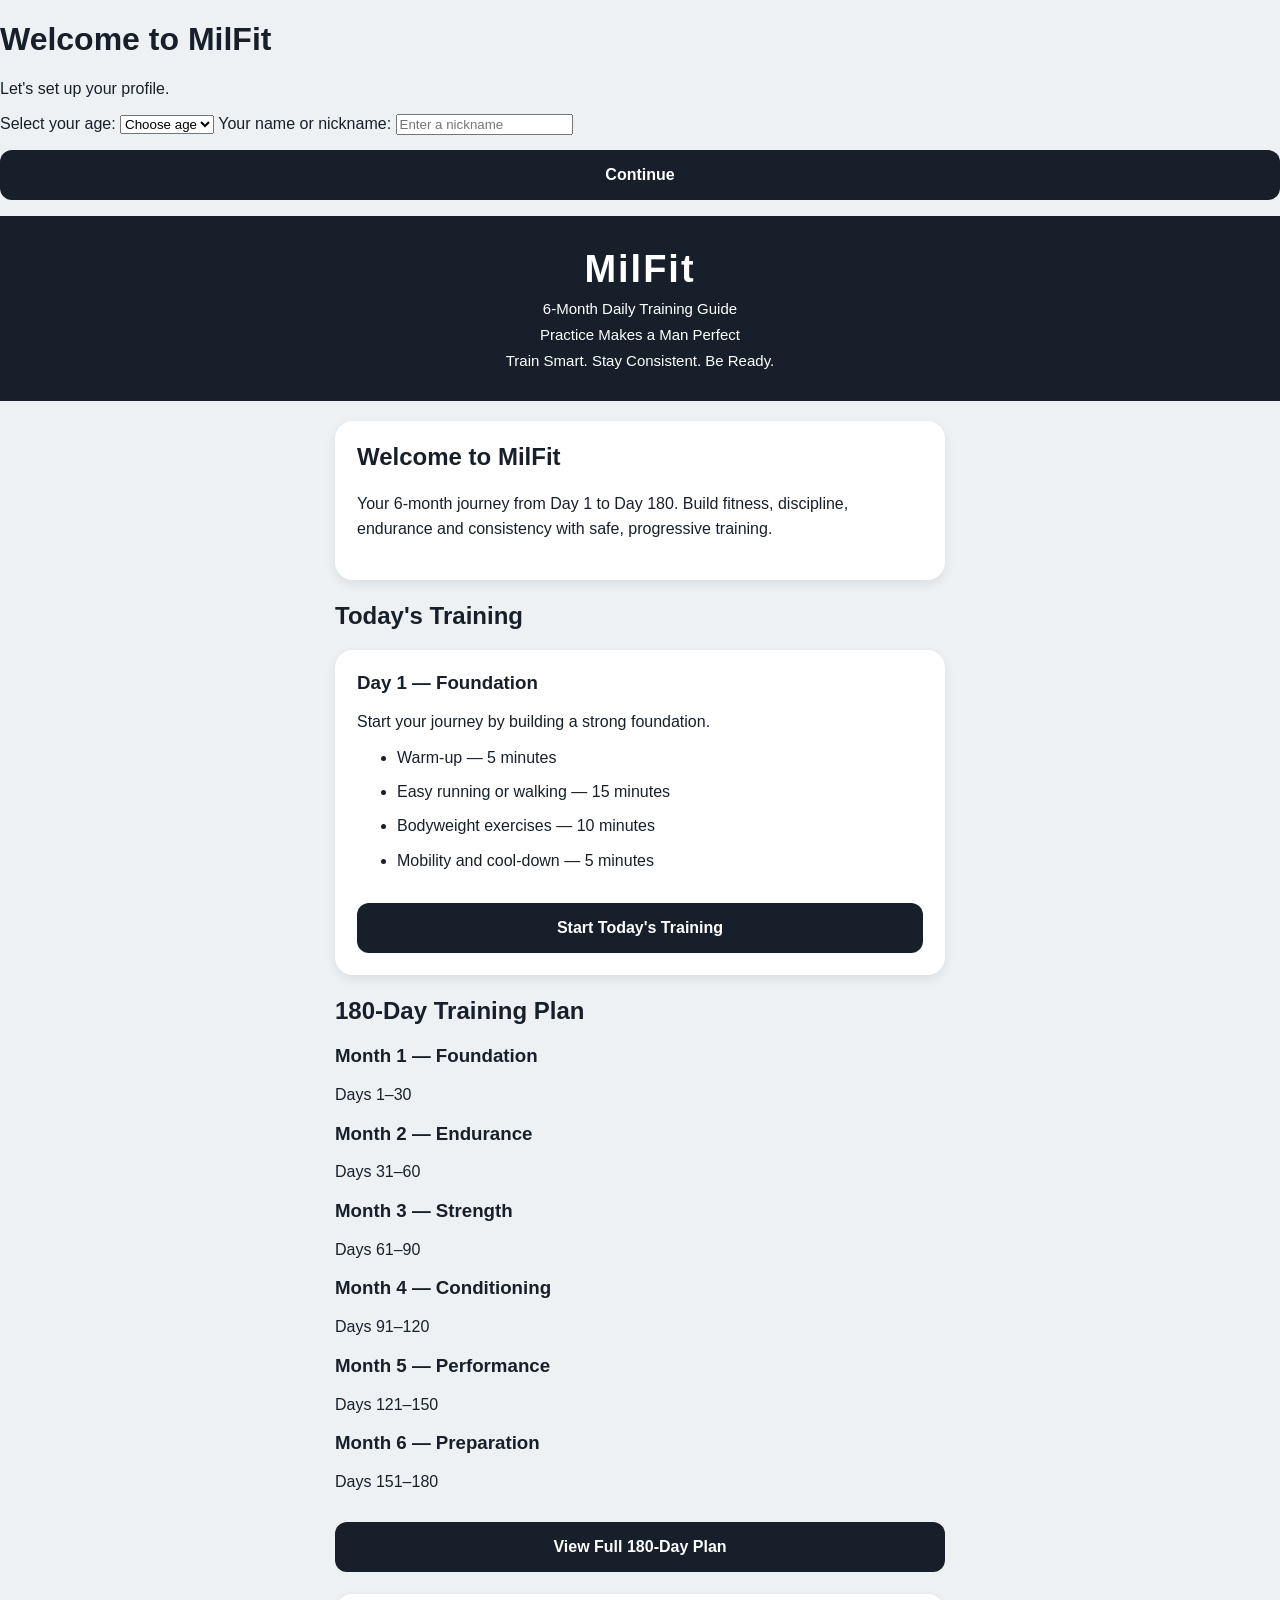
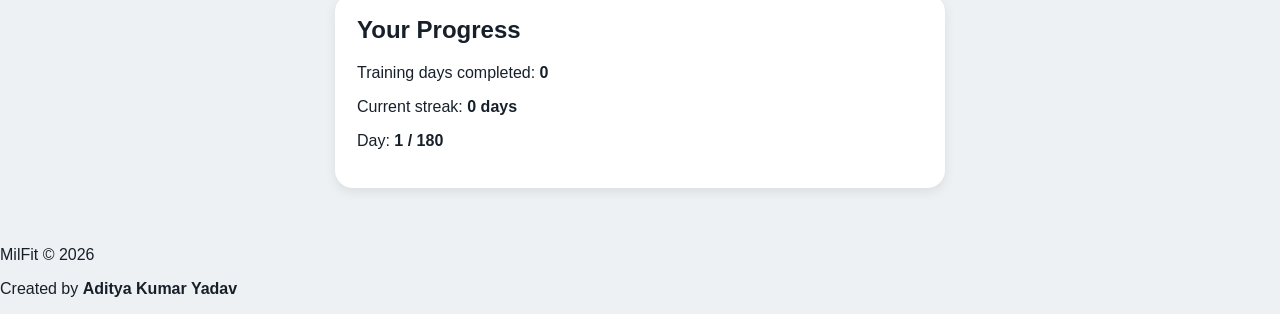
<file: index.html>
<!DOCTYPE html>
<html lang="en">
<head>
    <meta charset="UTF-8">
    <meta name="viewport" content="width=device-width, initial-scale=1.0">

    <title>MilFit - 6 Month Training</title>

    <link rel="stylesheet" href="style.css">
    <link rel="manifest" href="manifest.json">
<meta name="theme-color" content="#17202a">
</head>
<body>
<div id="onboarding">
    <div class="onboarding-box">
        <h1>Welcome to MilFit</h1>
        <p>Let's set up your profile.</p>

        <label for="age">Select your age:</label>

        <select id="age">
            <option value="">Choose age</option>
            <option value="13-15">13–15</option>
            <option value="16-17">16–17</option>
            <option value="18+">18+</option>
        </select>

        <label for="username">Your name or nickname:</label>

        <input
            id="username"
            type="text"
            maxlength="20"
            placeholder="Enter a nickname"
        >

        <button id="continueBtn">Continue</button>

        <p id="onboardingMessage"></p>
    </div>
</div>
    <header>
        <h1>MilFit</h1>
        <p>6-Month Daily Training Guide</p>
        <p>Practice Makes a Man Perfect</p>
        <p>Train Smart. Stay Consistent. Be Ready.</p>
    </header>

    <main>

        <section class="welcome">
            <h2>Welcome to MilFit</h2>
            <p>
                Your 6-month journey from Day 1 to Day 180.
                Build fitness, discipline, endurance and consistency
                with safe, progressive training.
            </p>
        </section>

        <section class="today">
            <h2>Today's Training</h2>

            <div class="workout-card">
                <h3>Day 1 — Foundation</h3>

                <p>Start your journey by building a strong foundation.</p>

                <ul>
                    <li>Warm-up — 5 minutes</li>
                    <li>Easy running or walking — 15 minutes</li>
                    <li>Bodyweight exercises — 10 minutes</li>
                    <li>Mobility and cool-down — 5 minutes</li>
                </ul>

                <button>Start Today's Training</button>
            </div>
        </section>

        <section class="plan">
            <h2>180-Day Training Plan</h2>

            <div class="month">
                <h3>Month 1 — Foundation</h3>
                <p>Days 1–30</p>
            </div>

            <div class="month">
                <h3>Month 2 — Endurance</h3>
                <p>Days 31–60</p>
            </div>

            <div class="month">
                <h3>Month 3 — Strength</h3>
                <p>Days 61–90</p>
            </div>

            <div class="month">
                <h3>Month 4 — Conditioning</h3>
                <p>Days 91–120</p>
            </div>

            <div class="month">
                <h3>Month 5 — Performance</h3>
                <p>Days 121–150</p>
            </div>

            <div class="month">
                <h3>Month 6 — Preparation</h3>
                <p>Days 151–180</p>
            </div>

            <button>View Full 180-Day Plan</button>
        </section>

        <section class="progress">
            <h2>Your Progress</h2>

            <p>Training days completed: <strong>0</strong></p>
            <p>Current streak: <strong>0 days</strong></p>
            <p>Day: <strong>1 / 180</strong></p>
        </section>

    </main>

    <footer>
        <p>MilFit © 2026</p>
        <p>Created by <strong>Aditya Kumar Yadav</strong></p>
    </footer>

    <script src="script.js"></script>

</body>
</html>
</file>
<file: style.css>
* {
    box-sizing: border-box;
}

body {
    margin: 0;
    font-family: Arial, sans-serif;
    background: #eef1f3;
    color: #17202a;
}

header {
    background: #17202a;
    color: white;
    padding: 32px 20px;
    text-align: center;
}

header h1 {
    margin: 0;
    font-size: 38px;
    letter-spacing: 2px;
}

header p {
    margin: 9px 0 0;
    font-size: 15px;
}

main {
    width: 100%;
    max-width: 650px;
    margin: auto;
    padding: 20px;
}

section {
    margin-bottom: 22px;
}

.welcome,
.workout-card,
.progress {
    background: white;
    padding: 22px;
    border-radius: 18px;
    box-shadow: 0 4px 12px rgba(0, 0, 0, 0.08);
}

.welcome h2,
.today h2,
.plan h2,
.progress h2 {
    margin-top: 0;
}

.welcome p {
    line-height: 1.6;
}

.workout-card h3 {
    margin-top: 0;
}

.workout-card li {
    margin: 12px 0;
    line-height: 1.4;
}

button {
    width: 100%;
    padding: 16px;
    margin-top: 15px;
    border: none;
    border-radius: 12px;
    background: #17202a;
    color: white;
    font-size: 16px;
    font-weight: bold;
    cursor: pointer;
}

button:active {
</file>
